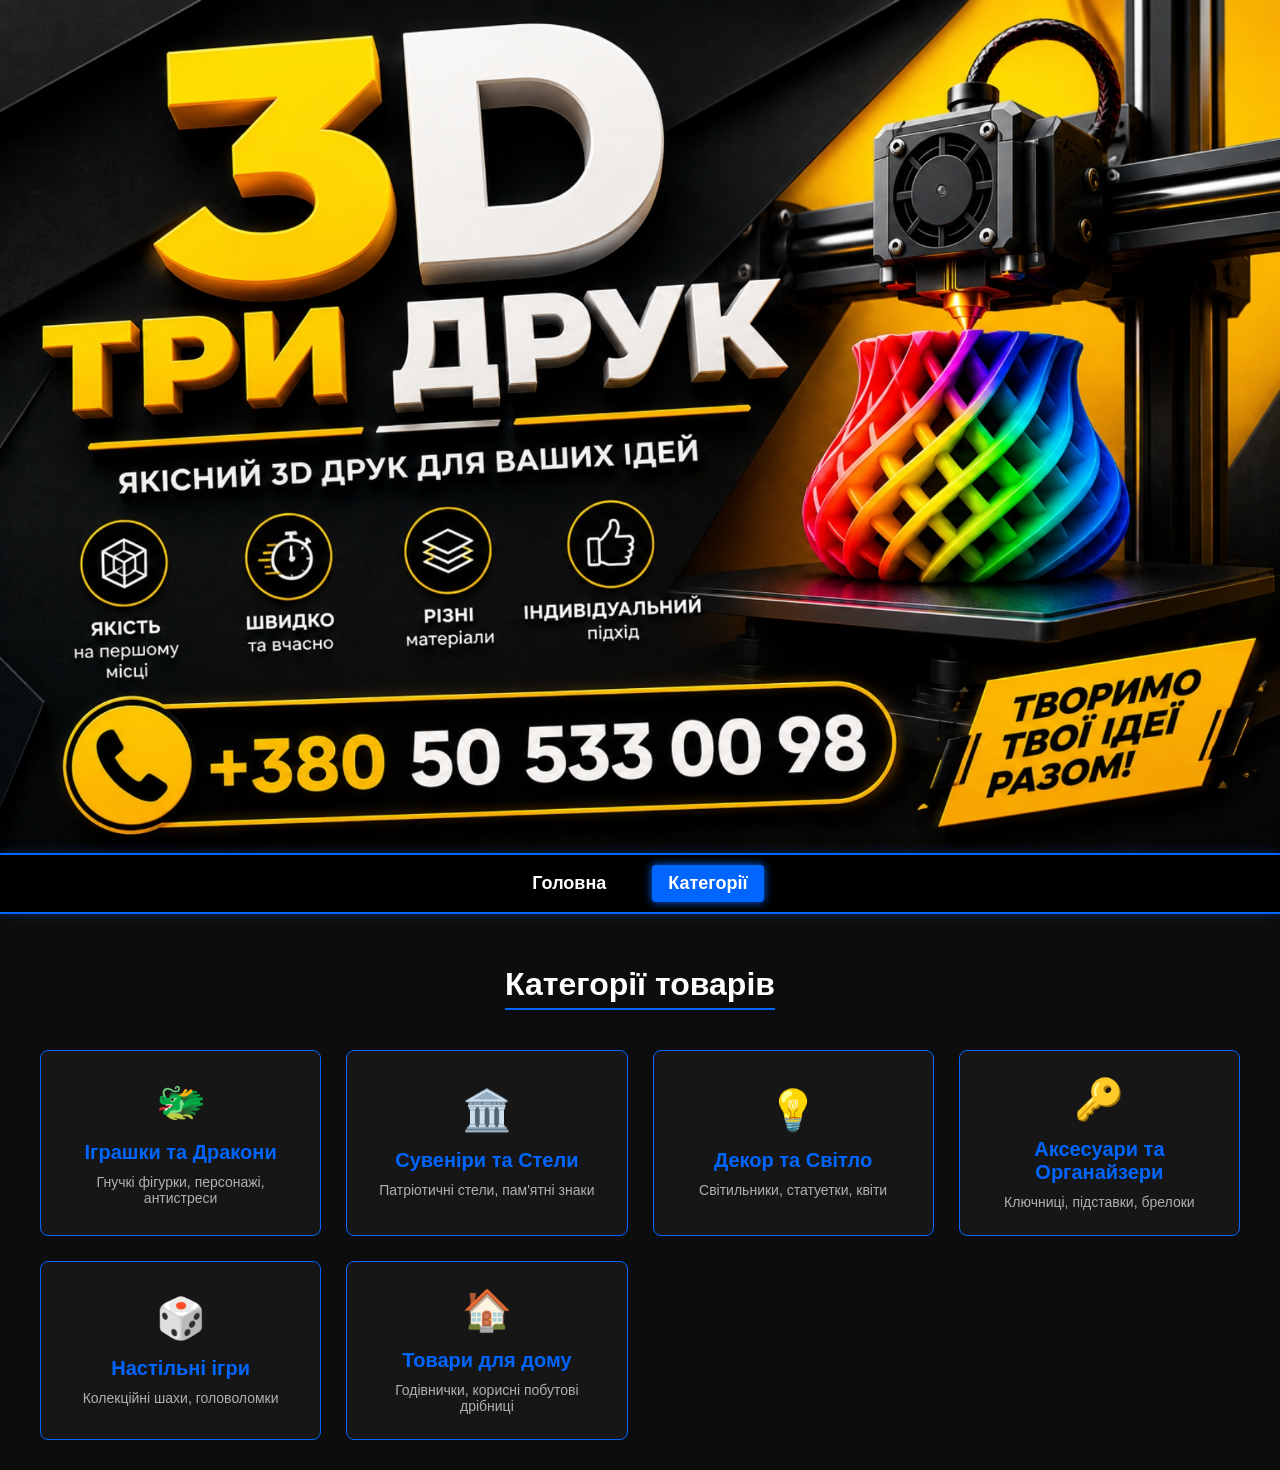
<file: categories.html>
<!DOCTYPE html>
<html lang="uk">
<head>
  <meta charset="UTF-8">
  <meta name="viewport" content="width=device-width, initial-scale=1.0">
  <title>3D Три Друк — Категорії</title>
  <style>
    body {
      background-color: #0d0d0d;
      color: #ffffff;
      font-family: 'Segoe UI', Tahoma, Geneva, Verdana, sans-serif;
      margin: 0;
      padding: 0;
    }

    .main-header {
      display: flex;
      flex-direction: column;
      align-items: center;
      background-color: #000000;
      width: 100%;
    }

    .emblem-container {
      width: 100%;
      display: flex;
      justify-content: center;
      align-items: center;
    }

    .emblem-img {
      width: 100%;
      height: auto;
      display: block;
      object-fit: contain;
    }

    .nav-bar {
      width: 100%;
      background-color: #000000;
      border-top: 2px solid #0066ff;
      border-bottom: 2px solid #0066ff;
      box-shadow: 0 0 10px rgba(0, 102, 255, 0.3);
      display: flex;
      justify-content: center;
      padding: 10px 0;
    }

    .nav-links {
      display: flex;
      gap: 30px;
    }

    .nav-button {
      color: #ffffff;
      text-decoration: none;
      font-size: 18px;
      font-weight: 600;
      padding: 8px 16px;
      border-radius: 4px;
      transition: all 0.3s ease;
    }

    .nav-button:hover, .nav-button.active {
      background-color: #0066ff;
      color: #ffffff;
      box-shadow: 0 0 8px #0066ff;
    }

    .content {
      max-width: 1200px;
      margin: 30px auto;
      padding: 0 20px;
    }

    .title-container {
      text-align: center;
    }

    .section-title {
      text-align: center;
      margin-bottom: 40px;
      color: #ffffff;
      border-bottom: 2px solid #0066ff;
      display: inline-block;
      padding-bottom: 5px;
    }

    .categories-grid {
      display: grid;
      grid-template-columns: repeat(auto-fill, minmax(260px, 1fr));
      gap: 25px;
    }

    .category-card {
      background-color: #161616;
      border: 1px solid #0066ff;
      border-radius: 8px;
      padding: 25px 20px;
      text-align: center;
      text-decoration: none;
      color: #ffffff;
      display: flex;
      flex-direction: column;
      align-items: center;
      justify-content: center;
      transition: transform 0.3s ease, box-shadow 0.3s ease, background-color 0.3s ease;
    }

    .category-card:hover {
      transform: translateY(-5px);
      box-shadow: 0 5px 15px rgba(0, 102, 255, 0.4);
      background-color: #1c1c1c;
    }

    .category-icon {
      font-size: 40px;
      margin-bottom: 15px;
    }

    .category-title {
      font-size: 20px;
      font-weight: bold;
      margin: 0 0 10px 0;
      color: #0066ff;
    }

    .category-count {
      font-size: 14px;
      color: #b0b0b0;
    }
  </style>
</head>
<body>

  <header class="main-header">
    <div class="emblem-container">
      <img src="images/emblemma.jpg" alt="Емблема" class="emblem-img">
    </div>

    <nav class="nav-bar">
      <div class="nav-links">
        <a href="index.html" class="nav-button">Головна</a>
        <a href="categories.html" class="nav-button active">Категорії</a>
      </div>
    </nav>
  </header>

  <main class="content">
    <div class="title-container">
      <h1 class="section-title">Категорії товарів</h1>
    </div>

    <div class="categories-grid">

      <a href="index.html?cat=dragons" class="category-card">
        <div class="category-icon">🐲</div>
        <h2 class="category-title">Іграшки та Дракони</h2>
        <span class="category-count">Гнучкі фігурки, персонажі, антистреси</span>
      </a>

      <a href="index.html?cat=souvenirs" class="category-card">
        <div class="category-icon">🏛️</div>
        <h2 class="category-title">Сувеніри та Стели</h2>
        <span class="category-count">Патріотичні стели, пам'ятні знаки</span>
      </a>

      <a href="index.html?cat=decor" class="category-card">
        <div class="category-icon">💡</div>
        <h2 class="category-title">Декор та Світло</h2>
        <span class="category-count">Світильники, статуетки, квіти</span>
      </a>

      <a href="index.html?cat=accessories" class="category-card">
        <div class="category-icon">🔑</div>
        <h2 class="category-title">Аксесуари та Органайзери</h2>
        <span class="category-count">Ключниці, підставки, брелоки</span>
      </a>

      <a href="index.html?cat=games" class="category-card">
        <div class="category-icon">🎲</div>
        <h2 class="category-title">Настільні ігри</h2>
        <span class="category-count">Колекційні шахи, головоломки</span>
      </a>

      <a href="index.html?cat=home" class="category-card">
        <div class="category-icon">🏠</div>
        <h2 class="category-title">Товари для дому</h2>
        <span class="category-count">Годівнички, корисні побутові дрібниці</span>
      </a>

    </div>
  </main>

</body>
</html>
</file>
